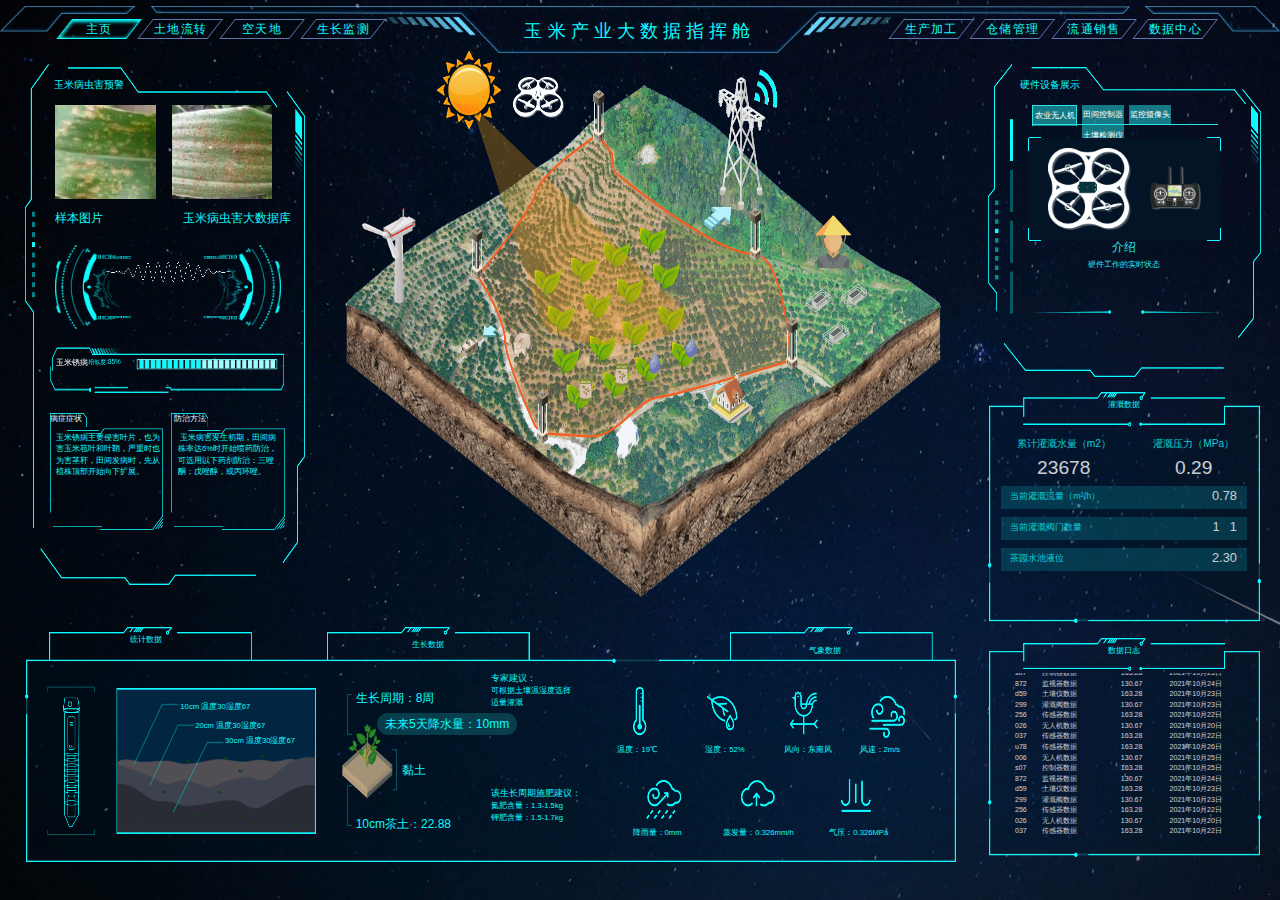
<file: 玉米产业大数据指挥仓系统/index.html>
<!doctype html>
<!DOCTYPE html>
<html lang="en">

<head>
    <meta charset="utf-8">

    <meta name="viewport" content="width=device-width, initial-scale=1.0">
    <meta http-equiv="X-UA-Compatible" content="ie=edge">
    <title>农业监测指挥舱</title>
    <link rel="stylesheet" href="css/reset.css">
    <link rel="stylesheet" href="css/new_index.css">
    <style>
        /* ---public---- */
        .centerBox {
            width: 75%;
            margin-right: 15px;
            background: transparent;
        }

        .boxFont {
            font-size: 1.2vw;
        }

        .centerMainBox1 {
            width: 100%;
            height: 60.5%;
        }

        .centerMainBox2 {
            width: 100%;
            height: 38%;
            position: relative;
            margin-top: 15px;
        }

        .centerMainBox2 .first_border {
            position: absolute;
            width: 100%;
            height: 100%;
        }

        .boxTitle2 {
            width: 100%;
            height: 10%;
            font-size: .6vw;
            text-align: center;
            line-height: 10%;
            margin-top: 1vw;
            color: #0efcff;
        }

        .contList {
            position: relative;
            width: 70%;
            height: 8vw;
            margin: 1vw auto 0;

        }

        .content1 li {
            display: none;
        }

        .baseBox {
            width: 100%;
            border: none;
            background: none;
        }

        .boxTitle {
            font-size: .8vw;
            width: 38%;
            margin-top: 1vw;
            text-align: center;
        }

        .right {
            float: right;
        }

        .baseBoxLeft {
            width: 30%;
            height: 95%;
            position: relative;
        }

        .baseBoxRight {
            width: 68%;
            height: 100%;
        }

        .baseBoxLeft .first_border {
            width: 100%;
            height: 100%;
            position: absolute;
            top: 0;
            left: 0;
        }


        .baseBox1,
        .baseBox2,
        .baseBox3 {
            position: relative;
        }

        .baseBox1 .hardware,
        .baseBox2 img,
        .baseBox3 img {
            position: absolute;
            width: 100%;
            height: 100%;
        }

        .csbaseBox1 {
            position: relative;
            z-index: 999;
        }

        #canvas {
            display: block;
            margin: 0 auto;
            width: 10vw;
            height: 5vw;
        }

        .progress {
            position: relative;
        }

        .progress img {
            width: 12.5vw;
            height: 2vw;
            position: absolute;
            top: .4vw;
            right: -.2vw;
        }

        .progress .disease {
            position: absolute;
            top: .8vw;
            left: .5vw;
            color: #fff;
            font-size: .6vw;
        }

        .progress .similar {
            position: absolute;
            top: .8vw;
            left: 3vw;
            color: #0efcff;
            font-size: .5vw;
        }

        /* 返回图标 */
        .navLeft {
            position: absolute;
            top: 5%;
            left: 35%;
            width: 3.5%;
            height: 8%;
            z-index: 999;
        }

        .navLeft>img {
            width: 100%;
            height: 100%;
        }
    </style>
</head>


<body>
    <div class="main">
        <div class="nav">玉米产业大数据指挥舱</div>
        <div class="nav_btn">
            <div class="btn_left">
                <a href="#">
                    <div class="btn_list listActive">主页</div>
                </a>
                <a href="#">
                    <div class="btn_list">土地流转</div>
                </a>
                <a href="#">
                    <div class="btn_list">空天地</div>
                </a>
                <a href="#">
                    <div class="btn_list">生长监测</div>
                </a>
            </div>
            <div class="btn_right">
                <a href="#">
                    <div class="btn_list">生产加工</div>
                </a>
                <a href="#">
                    <div class="btn_list">仓储管理</div>
                </a>
                <a href="#">
                    <div class="btn_list">流通销售</div>
                </a>
                <a href="#">
                    <div class="btn_list">数据中心</div>
                </a>
            </div>
        </div>
        <div class="content">

            <div class="centerBox">
                <div class="baseBox centerMainBox1" style="height:70%">
                    <div class="baseBoxLeft left">
                        <div class="boxTitle">玉米病虫害预警</div>
                        <img src="img/left.png" class="first_border" alt="">
                        <div class="firstBox">
                            <div class="pic">
                                <img src="img/demo_pic.jpg" class="first_top1" alt="">
                                <img src="img/data_pic.jpg" class="first_top2" alt="">
                            </div>
                            <div class="picText">
                                <span>样本图片</span>
                                <span class="text_second">玉米病虫害大数据库</span>
                            </div>
                            <div class="voice_animation">
                                <canvas id="canvas">Your browser can not support canvas</canvas>
                            </div>
                            <div class="progress">
                                <span class="disease">玉米锈病</span>
                                <!-- <i class="counter-value">85</i>% -->
                                <span class="similar">相似度:85%</span>
                                <img src="img/progress.gif" alt="">
                            </div>
                            <div class="about_illness">
                                <div class="symptom">
                                    <div class="symptom_title">病症症状</div>
                                    <div class="symptom_content">玉米锈病主要侵害叶片，也为害玉米苞叶和叶鞘，严重时也为害茎秆，田间发病时，先从植株顶部开始向下扩展。
                                    </div>
                                </div>
                                <div class="prevent">
                                    <div class="prevent_title">防治方法</div>
                                    <div class="prevent_content">
                                        玉米病害发生初期，田间病株率达6%时开始喷药防治，可选用以下药剂防治：三唑酮；戊唑醇，或丙环唑。
                                    </div>
                                </div>
                            </div>


                        </div>
                    </div>
                    <div class="baseBoxRight right">

                        <!-- <a class="navLeft" href="#"><img style="" src="img/fanhui.png" alt=""></a> -->

                        <!-- 地图 -->
                        <div class="maps">
                            <img class="land_level" src="img/landLevel.png" alt="">
                            <img class="wifi_gif" src="img/wifi.gif">
                            <img class="sun_pic" src="img/sun.png" alt="">
                            <img class="wrj_pic" src="img/wrj.png" alt="">
                            <img class="wind_gif" src="img/wind_shape.gif" alt="">
                            <img class="plant_pic display_box" src="img/plant.png" alt="">
                            <div class="windows display_box">
                                <ul>
                                    <li>土地信息</li>
                                    <li>亩数：3000亩</li>
                                    <li>沙土地</li>
                                    <li></li>
                                    <li></li>
                                    <li></li>
                                </ul>
                            </div>
                            <div class="window_two display_box">
                                <ul>
                                    <li>王建永</li>
                                    <li>年龄：51岁</li>
                                    <li>农事活动：33次</li>
                                    <li>信用等级：良好</li>
                                </ul>
                            </div>
                            <div class="window_three display_box">
                                <ul>
                                    <li>土壤数据</li>
                                    <li>湿度:63%</li>
                                    <li>酸碱度：PH4.8</li>
                                    <li>肥沃度：56%</li>
                                </ul>
                            </div>
                            <div class="window_four display_box">
                                <ul>
                                    <li>气象信息</li>
                                    <li>温度:19℃</li>
                                    <li>湿度：52%</li>
                                    <li>风速：2m/s</li>
                                    <li>降水：0mm</li>
                                </ul>
                            </div>
                            <div class="window_five display_box">
                                <ul>
                                    <li>植被信息</li>
                                    <li>品种名称:农华101良种</li>
                                    <li>植株数量：76000株</li>
                                    <li>所属生长周期：幼年期</li>
                                    <li>长势情况：良好</li>
                                </ul>
                            </div>
                            <div class="window_six display_box">
                                <ul>
                                    <li>设备信息</li>
                                    <li>设备名称:无人机</li>
                                    <li>所属人：玉你同行有限公司</li>
                                    <li>持续工作：3h</li>
                                    <li>连接状态：正常</li>
                                </ul>
                            </div>
                            <a href="#">
                                <div class="peasant"></div>
                            </a>
                            <div class="land_box1"></div>
                            <div class="land_box2"></div>
                            <div class="land_box3"></div>
                            <div class="land_box4"></div>
                            <div class="plant"></div>
                            <div class="soil_data"></div>
                            <div class="weather_info"></div>
                            <!-- <div class="plant_info"></div> -->
                        </div>
                    </div>
                </div>


                <!-- 左侧下部 -->
                <div class="baseBox centerMainBox2" style="height:30%;">
                    <img src="img/down2.png" class="first_border" alt="">
                    <div class="boxTitle2" style="width:26%;">统计数据</div>
                    <div class="boxTitle2" style="width:26%;margin-left:22vw;margin-top: -1.4vw;">生长数据</div>
                    <div class="boxTitle2" style="width:26%;margin-left:53vw;margin-top: -1.4vw;">气象数据</div>
                    <div class="leftBottom">
                        <div class="land_data">
                            <p>10cm 温度30湿度67</p>
                            <p>20cm 温度30湿度67</p>
                            <p>30cm 温度30湿度67</p>
                        </div>

                    </div>
                    <div class="right_box">
                        <div class="grow_data">
                            <img src="img/tree_pic.png" alt="">
                            <p>生长周期：8周</p>
                            <p>黏土</p>
                            <p>10cm茶土：22.88</p>
                            <span>未来5天降水量：10mm</span>
                            <i></i>
                            <div class="specialistSuggest">
                                <div>专家建议：</div>
                                <div>可根据土壤温湿度选择适量灌溉</div>
                            </div>
                            <div class="fertilizationSuggest">
                                <div>该生长周期施肥建议：</div>
                                <div>氮肥含量：1.3-1.5kg</div>
                                <div>钾肥含量：1.5-1.7kg</div>
                            </div>
                        </div>
                        <div class="weather_data">
                            <div class="weather_text text_one">
                                <span>温度：19℃</span>
                                <span>湿度：52%</span>
                                <span>风向：东南风</span>
                                <span>风速：2m/s</span>
                            </div>
                            <div class="weather_text text_two">
                                <span>降雨量：0mm</span>
                                <span>蒸发量：0.326mm/h</span>
                                <span>气压：0.326MPa</span>
                            </div>
                        </div>

                    </div>

                </div>


            </div>
            <div class="leftBox right" style="width:22%">
                <div class="baseBox baseBox1" style="margin-bottom:15px;height:40%">
                    <img src="img/right.png" class="hardware" alt="">
                    <div class="csbaseBox1">
                        <div class="boxTitle">硬件设备展示</div>
                        <ul class="boxLis">
                            <li class="left active">农业无人机</li>
                            <li class="left">田间控制器</li>
                            <li class="left">监控摄像头</li>
                            <li class="left">土壤检测仪</li>
                        </ul>
                        <div class="content1">
                            <ul>
                                <li style="display: block;" class="contList">
                                    <!-- 四个角描边 stat -->
                                    <div class="leftTopLine1"></div>
                                    <div class="leftTopLine2"></div>
                                    <div class="rightTopLine1"></div>
                                    <div class="rightTopLine2"></div>
                                    <div class="leftBottomLine1"></div>
                                    <div class="leftBottomLine2"></div>
                                    <div class="rightBottomLine1"></div>
                                    <div class="rightBottomLine2"></div>

                                    <div class="equipment_pic">
                                        <img class="first" src="img/uva.png" alt="">
                                        <img class="second" src="img/control.png" alt="">
                                        <img class="third" src="img/camera.png" alt="">
                                        <img class="fourth" src="img/detector.png" alt="">
                                    </div>
                                </li>

                            </ul>

                        </div>
                        <div class="liSpan">介绍</div>
                        <p class="liP">
                            硬件工作的实时状态</p>
                    </div>
                </div>
                <div class="baseBox baseBox2" style="margin-bottom:15px;height:29.5%">
                    <img src="img/right2.png" alt="">
                    <!-- 四个角描边 end -->
                    <div class="boxTitle2">灌溉数据</div>
                    <div class="irrigate_data">
                        <div class="irrigate_top">
                            <div class="centerList">
                                <div class="centerListFont">累计灌溉水量（m2）</div>
                                <div class="centerListNum">
                                    <span class="">23678</span>
                                </div>
                            </div>
                            <div class="centerList">
                                <div class="centerListFont">灌溉压力（MPa）</div>
                                <div class="centerListNum">
                                    <span class="">0.29</span>
                                </div>
                            </div>
                        </div>
                        <div class="irrigate_bottom">
                            <div class="every_line">
                                <span>当前灌溉流量（m²/h）</span>
                                <i class="">0.78</i>
                            </div>
                            <div class="every_line">
                                <span>当前灌溉阀门数量</span>

                                <i class="counter-value">4</i>
                                <i class="counter-value">2</i>
                            </div>
                            <div class="every_line">
                                <span>茶园水池液位</span>
                                <i>2.30</i>
                            </div>
                        </div>
                    </div>
                </div>
                <div class="baseBox baseBox3" style="height:28%">
                    <img src="img/right3.png" alt="">
                    <!-- 四个角描边 end -->
                    <div class="boxTitle2">数据日志</div>
                    <!-- <div class="data_day" id="demo" > -->
                    <div class="data_day" id="demo" style="width:100%;overflow:hidden;height: 75%;">
                        <table style="text-align: left;margin-left:10%;height:80%;">
                            <tbody id="demo1">
                                <!-- <tr class="head">
                                    <td>编号</td>
                                    <td>数据类型</td>
                                    <td>数据值</td>
                                    <td>时间</td>
                                </tr> -->
                                <tr>
                                    <td>u78</td>
                                    <td>传感器数据</td>
                                    <td>163.28</td>
                                    <td>2021年10月26日</td>
                                </tr>

                                <tr>
                                    <td>006</td>
                                    <td>无人机数据</td>
                                    <td>130.67</td>
                                    <td>2021年10月25日</td>
                                </tr>

                                <tr>
                                    <td>s07</td>
                                    <td>控制器数据</td>
                                    <td>163.28</td>
                                    <td>2021年10月25日</td>
                                </tr>
                                <tr>
                                    <td>872</td>
                                    <td>监视器数据</td>
                                    <td>130.67</td>
                                    <td>2021年10月24日</td>
                                </tr>
                                <tr>
                                    <td>d59</td>
                                    <td>土壤仪数据</td>
                                    <td>163.28</td>
                                    <td>2021年10月23日</td>
                                </tr>

                                <tr>
                                    <td>299</td>
                                    <td>灌溉阀数据</td>
                                    <td>130.67</td>
                                    <td>2021年10月23日</td>
                                </tr>
                                <tr>
                                    <td>256</td>
                                    <td>传感器数据</td>
                                    <td>163.28</td>
                                    <td>2021年10月22日</td>
                                </tr>
                                <tr>
                                    <td>026</td>
                                    <td>无人机数据</td>
                                    <td>130.67</td>
                                    <td>2021年10月20日</td>
                                </tr>
                                <tr>
                                    <td>037</td>
                                    <td>传感器数据</td>
                                    <td>163.28</td>
                                    <td>2021年10月22日</td>
                                </tr>
                            </tbody>
                            <tbody id="demo2" style="text-align: left;margin-left:10%"></tbody>
                        </table>
                    </div>
                </div>

            </div>
        </div>
    </div>

    <script src="js/jquery.min.js"></script>
    <script src="js/echarts.min.js"></script>
    <script src="js/dataScoll.js"></script>
    <!-- 文字滚动 -->
    <script language="javascript" type="text/javascript">
        var demo = document.getElementById("demo");
        var demo1 = document.getElementById("demo1");
        var demo2 = document.getElementById("demo2");
        var speed = 15; //滚动速度值，值越大速度越慢
        demo2.innerHTML = demo1.innerHTML //克隆demo2为demo1
        function Marquee() {
            if (demo2.offsetTop - demo.scrollTop <= 45) {
                console.log('77777') //当滚动至demo1与demo2交界时
                demo.scrollTop -= demo1.offsetHeight //demo跳到最顶端
            } else {
                console.log('88888')
                demo.scrollTop++
            }
        }
        var MyMar = setInterval(Marquee, speed); //设置定时器
        demo.onmouseover = function() {
            clearInterval(MyMar)
        } //鼠标经过时清除定时器达到滚动停止的目的
        demo.onmouseout = function() {
            MyMar = setInterval(Marquee, speed)
        } //鼠标移开时重设定时器
    </script>
    <!-- <script type="text/javascript" src="js/digitalScroll.js"></script> -->
    <script>
        var doublePI = Math.PI * 2;
        var canvas;
        var ctx;

        //画布的高度的一半
        var halfCanvasHeight = 100;
        //水平边距
        var horizontalMargin = 150;

        //衰减系数(越大, 边缘衰减的就越多, 震动宽度相应也越窄)
        var attenuationCoefficient = 2;
        //半波长个数-1
        var halfWaveCount = 20;
        //振幅是画布高度的一般的百分比[0,1]
        var amplitudePercentage = 0.3;
        //每帧增加的弧度[0,2PI](作用于sin曲线, 正值相当于原点右移, 曲线左移)
        var radianStep = 0.4;

        //当前弧度的偏移
        var radianOffset = 0;
        //画布宽度
        var canvasWidth;

        function init() {
            canvas = document.getElementById("canvas");
            ctx = canvas.getContext("2d");
            window.addEventListener("resize", onResize);

            canvas.height = halfCanvasHeight * 2;
            onResize();
            loop();
        }

        function onResize() {
            //元素的大小不能加单位, 单位默认就是像素, 而style中的长度要加单位
            canvasWidth = canvas.width = window.innerWidth - horizontalMargin;
        }

        //设K=attenuationCoefficient, 计算信号衰减 (4K/(4K+x^4))^2K<=1 (x belong [-K,K])
        function calcAttenuation(x) {
            return Math.pow(4 * attenuationCoefficient / (4 * attenuationCoefficient + Math.pow(x, 4)), 2 * attenuationCoefficient);
        }

        //heightPercentage为振幅的显示比例
        function drawAcousticWave(heightPercentage, alpha, lineWidth) {
            ctx.strokeStyle = "white";
            ctx.globalAlpha = alpha;
            ctx.lineWidth = lineWidth || 1;
            ctx.beginPath();
            ctx.moveTo(0, halfCanvasHeight);
            var x, y;
            for (var i = -attenuationCoefficient; i <= attenuationCoefficient; i += 0.01) {
                //i是当前位置相对于整个长度的比率( x=width*(i+K)/(2*K))
                x = canvasWidth * (i + attenuationCoefficient) / (2 * attenuationCoefficient);
                //加offset相当于把sin曲线向右平移
                y = halfCanvasHeight + halfCanvasHeight * amplitudePercentage * calcAttenuation(i) * heightPercentage * Math.sin(halfWaveCount * i + radianOffset);
                ctx.lineTo(x, y);
            }
            ctx.stroke();
        }

        function loop() {
            radianOffset = (radianOffset + radianStep) % doublePI;
            ctx.clearRect(0, 0, canvas.width, canvas.height);
            drawAcousticWave(1, 1, 2);
            for (var i = 2; i < 4; i++) {
                var reciprocal = 1 / i;
                drawAcousticWave(reciprocal, reciprocal / 4);
                drawAcousticWave(-reciprocal, reciprocal / 4);
            }
            requestAnimationFrame(loop);
        }

        init();
        setInterval(function() {
            numInit();
        }, 6500)

        // mark center display
        $('.peasant').mouseenter(function() {
            console.log(111)
            console.log($('.window_two'))
            $('.window_two').removeClass('display_box')
        })
        $('.peasant').mouseout(function() {
            $('.window_two').addClass('display_box')
        })



        $('.land_box1').mouseenter(function() {
            console.log(15556)
            $('.windows').removeClass('display_box')
        })
        $('.land_box2').mouseenter(function() {
            console.log(15556)
            $('.windows').removeClass('display_box')
        })
        $('.land_box3').mouseenter(function() {
            console.log(15556)
            $('.windows').removeClass('display_box')
        })
        $('.land_box4').mouseenter(function() {
            console.log(15556)
            $('.windows').removeClass('display_box')
        })

        $('.land_box1').mouseout(function() {
            $('.windows').addClass('display_box')
        })
        $('.land_box2').mouseout(function() {
            $('.windows').addClass('display_box')
        })
        $('.land_box3').mouseout(function() {
            $('.windows').addClass('display_box')
        })
        $('.land_box4').mouseout(function() {
            $('.windows').addClass('display_box')
        })


        $('.plant').mouseenter(function() {
            $('.plant_pic').removeClass('display_box')
            $('.window_five').removeClass('display_box')
        })
        $('.plant').mouseout(function() {
            $('.plant_pic').addClass('display_box')
            $('.window_five').addClass('display_box')
        })

        $('.soil_data').mouseenter(function() {
            $('.window_three').removeClass('display_box')
        })
        $('.soil_data').mouseout(function() {
            $('.window_three').addClass('display_box')
        })

        $('.weather_info').mouseenter(function() {
            $('.window_four').removeClass('display_box')
        })
        $('.weather_info').mouseout(function() {
            $('.window_four').addClass('display_box')
        })

        $('.wrj_pic').mouseenter(function() {
            $('.window_six').removeClass('display_box')
        })
        $('.wrj_pic').mouseout(function() {
            $('.window_six').addClass('display_box')
        })



        $('.boxLis').on('mouseenter', 'li', function() {

            var that = $(this);

            that.addClass('active').siblings().removeClass('active');

            $('.equipment_pic img').hide();

            $('.equipment_pic img').eq(that.index()).show()


        })

        setInterval(function() {
            numInit();
            numInit1();
            numInit2();
        }, 6000)
    </script>

</body>

</html>
</file>
<file: 玉米产业大数据指挥仓系统/css/new_index.css>
/* 左侧第一个盒子start--- */
.firstBox {
    width: 90%;
    margin-left: 6%;
    height: 90%;
}

.firstBox .pic {
    width: 100%;
    height: 25%;
}

.pic img {
    display: inline-block;
    width: 40%;
    height: 80%;
    margin-top: 1vw;

}

.first_top1 {
    margin-left: 1vw;
}

.first_top2 {
    margin-left: 1vw;
}

.picText {
    color: #0EFCFF;
    margin-left: 1vw;
}

.picText .text_second {
    margin-left: 6vw;
}

/* 声波动画start--- */
.voice_animation {
    width: 100%;
    height: 20%;
    margin-top: 1vw;
    background-image: url(../img/voice_pic.png);
    background-size: 90% 90%;
    background-repeat: no-repeat;
    background-position: center;
}

/* 声波动画over--- */


/* 进度条start--- */
.progress {
    width: 93%;
    height: 10%;
    margin-top: 1vw;
    margin-left: .6vw;
    background-image: url(../img/progress_pic.png);
    background-size: 100% 100%;
}

/* 进度条over--- */


.about_illness {
    width: 100%;
    height: 25%;
    margin-top: 1.5vw;
    margin-left: .6vw;
    color: #fff;
    font-size: .6vw;
}

.about_illness>div {
    display: inline-block;
    width: 45%;
    height: 100%;
    background-image: url(../img/illness_pic.png);
    background-size: 100% 100%;
}

.prevent {
    margin-left: .5vw;
    text-indent: .2vw;
}

.symptom {
    /* text-indent: .2vw; */
    /* font-size: .5vw; */
}

.symptom_content,
.prevent_content {
    color: #0EFCFF;
    margin-top: .5vw;
    margin: .6vw .2vw .2vw .5vw;
}

.symptom_title .prevent_title {
    font-size: .1vw;
    color: red;
}

/* 左侧第一个盒子over--- */


/* center部分start--- */
.maps {
    position: relative;
    width: 100%;
    height: 95%;
    margin-top: 2%;
    /* background: pink; */
    /* background-image: url(../img/landLevel.png); */
    /* background-size: 95% 100%; */
    /* background-repeat: no-repeat; */
    /* background-position: center; */
}

.maps .land_level {
    width: 95%;
    height: 100%;
    margin-left: 2.5%;
}

.maps .wifi_gif {
    position: absolute;
    right: 27%;
    top: -3.5%;
    width: 5%;
    height: 10%;
}

.maps .sun_pic {
    position: absolute;
    top: -5%;
    left: 18%;
    width: 10%;
    height: 15%;

    animation: mymove 3s infinite;
    -webkit-animation: mymove 3s infinite;
    /*Safari and Chrome*/
    animation-direction: alternate;
    /*轮流反向播放动画。*/
    animation-timing-function: ease-in-out;
    /*动画的速度曲线*/
    /* Safari 和 Chrome */
    -webkit-animation: mymove 3s infinite;
    -webkit-animation-direction: alternate;
    /*轮流反向播放动画。*/
    -webkit-animation-timing-function: ease-in-out;
}

@keyframes mymove {
    0% {
        transform: scale(1);
        /*开始为原始大小*/
    }

    25% {
        transform: scale(1.1);
        /*放大1.1倍*/
    }

    50% {
        transform: scale(1.05);
    }

    75% {
        transform: scale(1);
    }

}

@-webkit-keyframes mymove

/*Safari and Chrome*/
    {
    0% {
        transform: scale(1);
        /*开始为原始大小*/
    }

    25% {
        transform: scale(1.1);
        /*放大1.1倍*/
    }

    50% {
        transform: scale(1.05);
    }

    75% {
        transform: scale(1);
    }
}

.maps .wrj_pic {
    position: absolute;
    width: 8%;
    height: 8%;
    left: 30%;
    animation: myfirst 5s infinite;
    -moz-animation: myfirst 5s infinite;
    /* Firefox */
    -webkit-animation: myfirst 5s infinite;
    /* Safari 和 Chrome */
    -o-animation: myfirst 5s infinite;
    /* Opera */
    /* animation: btn-load-loop 1s linear infinite; */
}


@keyframes myfirst {
    0% {
        left: 250px;
        top: 0px;
    }

    25% {
        left: 300px;
        top: 0px;
    }

    50% {
        left: 150px;
        top: 300px;
    }

    75% {
        left: 250px;
        top: 200px;
    }

    100% {
        left: 250px;
        top: 0px;
    }
}

@-moz-keyframes myfirst

/* Firefox */
    {
    0% {
        left: 250px;
        top: 0px;
    }

    25% {
        left: 300px;
        top: 0px;
    }

    50% {
        left: 500px;
        top: 200px;
    }

    75% {
        left: 250px;
        top: 200px;
    }

    100% {
        left: 250px;
        top: 0px;
    }
}

@-webkit-keyframes myfirst

/* Safari 和 Chrome */
    {
    0% {
        left: 250px;
        top: 0px;
    }

    25% {
        left: 300px;
        top: 0px;
    }

    50% {
        left: 500px;
        top: 200px;
    }

    75% {
        left: 250px;
        top: 200px;
    }

    100% {
        left: 250px;
        top: 0px;
    }
}

@-o-keyframes myfirst

/* Opera */
    {
    0% {
        left: 250px;
        top: 0px;
    }

    25% {
        left: 300px;
        top: 0px;
    }

    50% {
        left: 500px;
        top: 200px;
    }

    75% {
        left: 250px;
        top: 200px;
    }

    100% {
        left: 250px;
        top: 0px;
    }
}

.wind_gif {
    position: absolute;
    top: 25%;
    left: 5%;
    width: 10%;
    height: 19%;
}

.plant_pic {
    position: absolute;
    top: 40%;
    left: 60%;
    width: 8%;
    height: 10%;
}

.windows,
.window_two,
.window_three,
.window_four,
.window_five,
.window_six {
    padding: 1.5%;
    color: #0EFCFF;
    background: rgba(40, 229, 233, .2);
}

.windows {
    position: absolute;
    bottom: 0;
    left: 3%;
}

.windows li:nth-of-type(1) {
    font-size: .9vw;
}

.windows li {
    margin-bottom: .2vw;
}

.window_two {
    position: absolute;
    right: 5%;
    /* right: 1%; */
    top: 5%;
}

.window_two li:nth-of-type(1) {
    font-size: .9vw;
}

.window_three {
    position: absolute;
    bottom: 5%;
    left: 60%;
}

.window_four {
    position: absolute;
    top: 7%;
    left: 10%;
}

.window_five {
    position: absolute;
    bottom: 15%;
    left: 20%;
}

.window_six {
    position: absolute;
    /* border: 1px solid red; */
    right: 40%;
    top: 0%;
}

.peasant {
    position: absolute;
    right: 17%;
    top: 27%;
    width: 5.5%;
    height: 9%;
    cursor: pointer;
    /* background-color: #fff; */
}

.display_box {
    display: none;
}

.land_box1 {
    position: absolute;
    left: 13%;
    top: 32%;
    width: 13%;
    height: 30%;
    cursor: pointer;
}

.land_box2 {
    position: absolute;
    left: 45%;
    top: 65%;
    width: 20%;
    height: 15%;
    transform: rotate(150deg);
    cursor: pointer;
}

.land_box3 {
    position: absolute;
    right: 5%;
    top: 40%;
    width: 20%;
    height: 15%;
    transform: rotate(150deg);
    cursor: pointer;
}

.land_box4 {
    position: absolute;
    right: 41%;
    top: 0%;
    width: 10%;
    height: 25%;
    transform: rotate(140deg);
    cursor: pointer;
}

.plant {
    position: absolute;
    top: 30%;
    left: 35%;
    width: 25%;
    height: 30%;
    cursor: pointer;
    /* border: 1px solid red; */
}

.soil_data {
    position: absolute;
    bottom: 23%;
    left: 45%;
    width: 55%;
    height: 10%;
    transform: rotate(150deg);
}

.weather_info {
    position: absolute;
    top: -5%;
    left: 18%;
    width: 10%;
    height: 15%;
}

/* center部分over--- */


/* left bottom start--- */
.leftBottom {
    display: inline-block;
    position: relative;
    width: 32%;
    height: 80%;
    font-size: .6vw;
    color: #0EFCFF;
}

.leftBottom .land_data p {
    position: absolute;
    left: 52%;
    top: 14%;
}

.land_data p:nth-child(2) {
    top: 24%;
    left: 57%;
}

.land_data p:nth-child(3) {
    top: 32%;
    left: 67%;
}

.right_box {
    float: right;
    width: 65%;
    height: 70%;
    /* margin: 2%; */
    margin-top: 1%;
    margin-right: 1%;
    /* background-color: red; */
}

.grow_data {
    position: relative;
    display: inline-block;
    float: left;
    width: 45%;
    height: 100%;
    /* background-color: pink; */
}

.grow_data img {
    display: inline-block;
    width: 20%;
    height: 80%;
    margin-top: .8vw;
}

.grow_data p {
    color: #0EFCFF;
    position: absolute;
}

.grow_data p:nth-of-type(1) {
    top: 3%;
    left: 5%;
}

.grow_data p:nth-of-type(2) {
    top: 47%;
    left: 22%;
}

.grow_data p:nth-of-type(3) {
    top: 80%;
    left: 5%;
}

.grow_data span {
    position: absolute;
    top: 18%;
    left: 13%;
    padding: .15vw .6vw;
    border-radius: 1vw;
    display: inline-block;
    color: #0EFCFF;
    background: rgba(40, 229, 233, .2);
}

.specialistSuggest {
    position: absolute;
    left: 50%;
    top: -15%;
    display: inline-block;
    width: 30%;
    padding: 1vw;
    color: #0EFCFF;
    font-size: .6vw;
}

.specialistSuggest div:nth-of-type(1) {
    font-size: .7vw;
}

.fertilizationSuggest {
    position: absolute;
    left: 50%;
    top: 55%;
    display: inline-block;
    width: 35%;
    padding: 1vw;
    color: #0EFCFF;
    font-size: .6vw;
}

.fertilizationSuggest div:nth-of-type(1) {
    font-size: .7vw;
}

.weather_data {
    position: relative;
    display: inline-block;
    width: 50%;
    height: 100%;
    margin-left: 3%;
    margin-top: .5%;
    font-size: .6vw;
    /* background-color: yellow; */
    background-image: url(../img/bottom_icons.png);
    background-size: 90% 80%;
    background-repeat: no-repeat;
}

.weather_text {
    color: #0EFCFF;
}

.weather_text span {
    position: absolute;
    top: 35%;
}

.weather_text span:nth-of-type(1) {
    left: -5%;
}

.weather_text span:nth-of-type(2) {
    left: 24%;
}

.weather_text span:nth-of-type(3) {
    left: 50%;
}

.weather_text span:nth-of-type(4) {
    left: 75%;
}

.text_two span {
    top: 85%;
}

.text_two span:nth-of-type(1) {
    left: 0%;
}

.text_two span:nth-of-type(2) {
    left: 30%;
}

.text_two span:nth-of-type(3) {
    left: 65%;
}

/* .text_one {
    margin-top: 14%;
    
}
.text_two {
    margin-top: 18%;
} */


/* left bottom over--- */


/* 右侧三个内容框start--- */

/* 硬件设备展示start--- */
.boxLis {
    width: 68%;
    z-index: 9999;
    height: 1.5vw;
    margin-left: 3.5vw;
    margin-top: 1vw;
    font-size: .6vw;
    /* background-color: pink; */
    border-bottom: .02vw solid rgb(40, 229, 233);
}

.boxLis>li {
    /* width: 21.1%; */
    /* height: 1.4vw; */
    z-index: 9999;
    padding: .1vw;
    display: block;
    background: rgba(40, 229, 233, .5);
    margin-right: 2.5%;
    line-height: 1.4vw;
    text-align: center;
    cursor: pointer;
    color: #fff;
    /* border-bottom: .02vw solid rgb(40, 229, 233); */
}

.boxLis li:nth-child(4) {
    margin-right: 0;
}

.boxLis>.active {
    /* border-bottom: none; */
    /* color: #0EFCFF; */
    border-top: .02vw solid rgb(40, 229, 233);
    border-right: .02vw solid rgb(40, 229, 233);
    border-left: .02vw solid rgb(40, 229, 233);
}

.equipment_pic {
    position: relative;
    width: 100%;
    height: 100%;
    background-color: #031426;
}

.equipment_pic img {
    position: absolute;
    margin: auto;
    left: 0;
    top: 0;
    right: 0;
    bottom: 0;
    width: 80%;
    height: 80%;
}

.equipment_pic img:nth-child(2) {
    display: none;
    width: 45%;
    height: 50%;
}

.equipment_pic img:nth-child(3) {
    width: 40%;
    height: 65%;
    display: none;
}

.equipment_pic img:nth-child(4) {
    width: 50%;
    height: 70%;
    display: none;
}

.liSpan {
    width: 100%;
    margin-top: -1%;
    text-align: center;
    color: rgb(40, 229, 233);
}

.liP {
    width: 66%;
    margin: .3vw auto 0;
    text-align: center;
    font-size: .6vw;
    color: rgb(40, 229, 233);
}

/* 硬件设备展示over--- */


/* 灌溉数据start--- */
.irrigate_data {
    width: 100%;
    height: 100%;
    /* background-color: yellow; */
}

.centerList {
    /* float: left; */
    display: inline-block;
    width: 37%;
    height: 80%;
    padding-top: 3%;
    text-align: center;
    margin-left: 2vw;
}

.centerListFont {
    font-size: .8vw;
    color: #0EFCFF;
}

.centerListNum {
    font-size: 1.5vw;
    color: white;
    margin-top: .2vw;
}

.irrigate_bottom {
    width: 100%;
    height: 40%;
    margin-top: .2vw;
}

.irrigate_bottom .every_line {
    width: 90%;
    height: 25%;
    margin-left: 5%;
    margin-bottom: 3%;
    background-color: rgba(14, 252, 255, .2);
}

.every_line span {
    color: #0EFCFF;
    margin-left: .7vw;
    font-size: .7vw;
}

.every_line i {
    color: #fff;
    float: right;
    margin-right: .8vw;
    font-size: 1vw;
}

/* 灌溉数据over--- */

/* 数据日志start--- */
.data_day {
    width: 100%;
    height: 100%;
    font-size: .55vw;
    color: #fff;
}

.data_day table {
    height: 10%;
    width: 100%;
    overflow: hidden;
    text-align: center;
    margin: auto;
    margin-left: 5%;
}

.data_day .head {
    color: #0EFCFF;
}

.data_day ul {
    display: inline-block;
}

/* 数据日志over--- */



/* 右侧三个内容框over--- */
</file>
